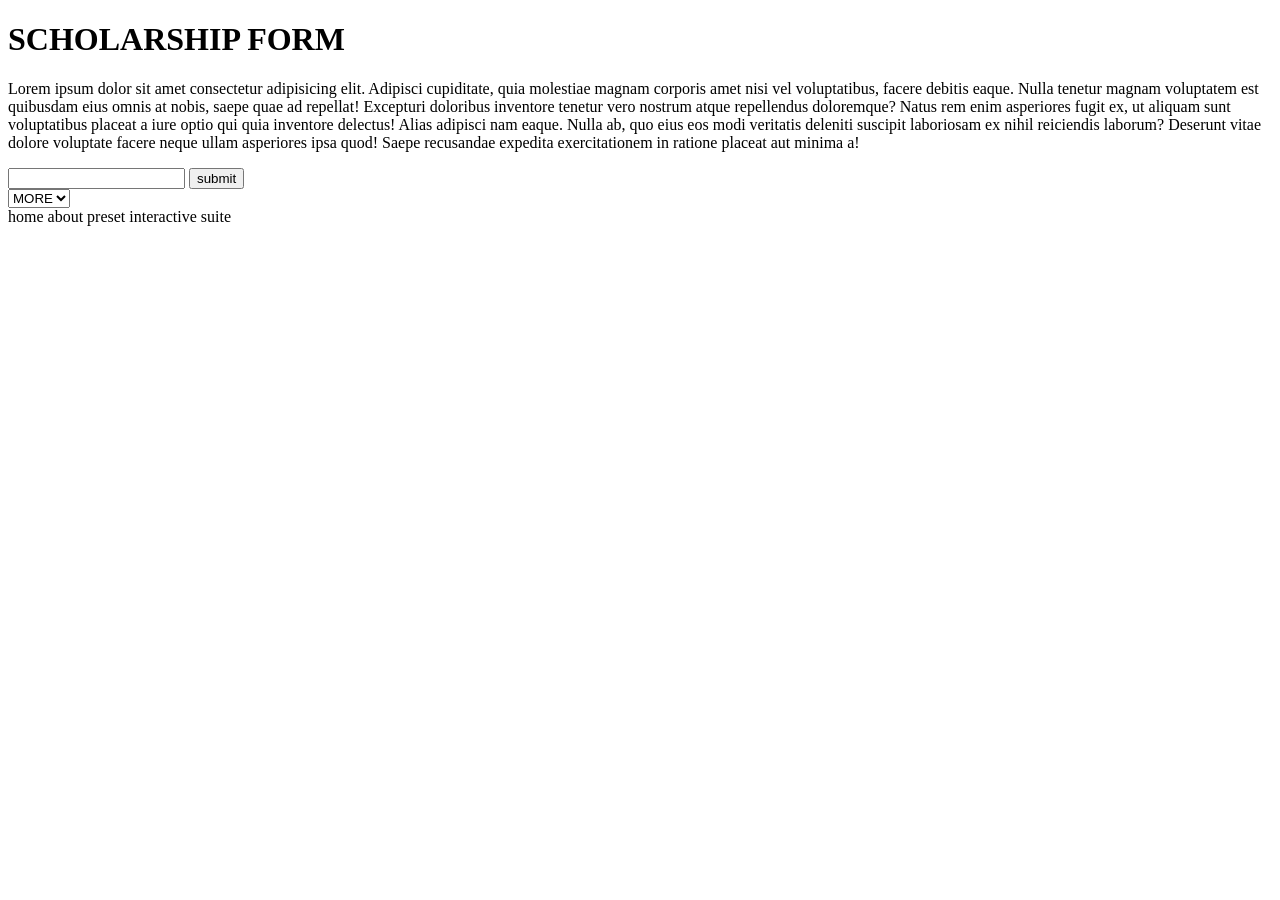
<file: index.html>
<!DOCTYPE html>
<html lang="en">
<head>
    <meta charset="UTF-8">
    <meta name="viewport" content="width=device-width, initial-scale=1.0">
    <title>Document</title>
</head>
<body>
    <H1>SCHOLARSHIP FORM</H1>
<p>Lorem ipsum dolor sit amet consectetur adipisicing elit. Adipisci cupiditate, quia molestiae magnam corporis amet nisi vel voluptatibus, facere debitis eaque. Nulla tenetur magnam voluptatem est quibusdam eius omnis at nobis, saepe quae ad repellat! Excepturi doloribus inventore tenetur vero nostrum atque repellendus doloremque? Natus rem enim asperiores fugit ex, ut aliquam sunt voluptatibus placeat a iure optio qui quia inventore delectus! Alias adipisci nam eaque. Nulla ab, quo eius eos modi veritatis deleniti suscipit laboriosam ex nihil reiciendis laborum? Deserunt vitae dolore voluptate facere neque ullam asperiores ipsa quod! Saepe recusandae expedita exercitationem in ratione placeat aut minima a!</p>
    <form action="" method="get">
    <label for="">
        <input type="enter your name">
    </label>
    <button>submit</button>
</form>
<select name="" id="">
    <option value="">MORE </option>
</select>
<nav>home about preset interactive suite</nav>


</body>
</html>
</file>
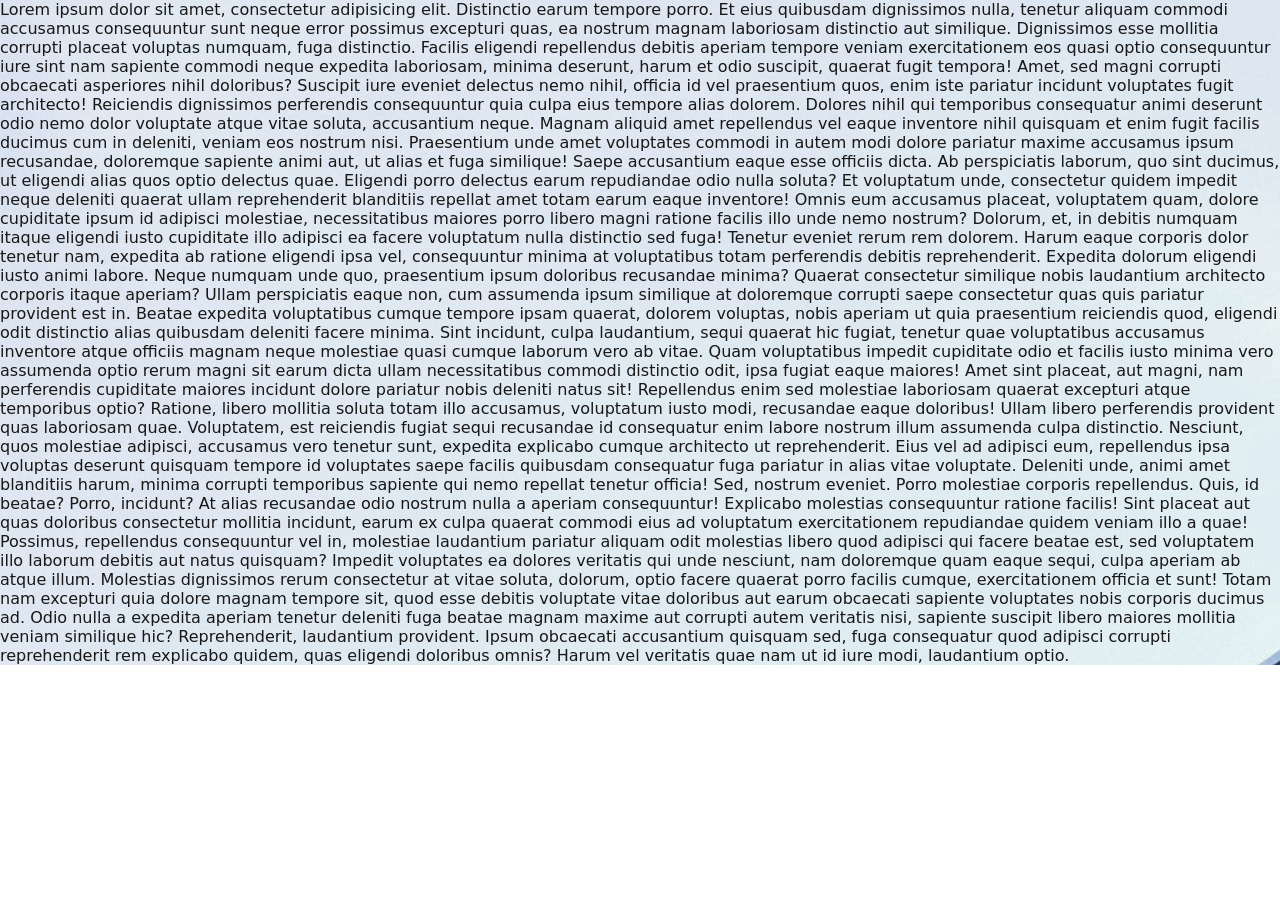
<file: aboutus.html>
<!DOCTYPE html>
<html lang="en">

<head>
    <meta charset="UTF-8">
    <meta name="viewport" content="width=device-width, initial-scale=1.0">
    <title>Document</title>
    <link rel="stylesheet" href="style.css">
</head>

<body>
    <p>Lorem ipsum dolor sit amet, consectetur adipisicing elit. Distinctio earum tempore porro. Et eius quibusdam
        dignissimos nulla, tenetur aliquam commodi accusamus consequuntur sunt neque error possimus excepturi quas, ea
        nostrum magnam laboriosam distinctio aut similique. Dignissimos esse mollitia corrupti placeat voluptas numquam,
        fuga distinctio. Facilis eligendi repellendus debitis aperiam tempore veniam exercitationem eos quasi optio
        consequuntur iure sint nam sapiente commodi neque expedita laboriosam, minima deserunt, harum et odio suscipit,
        quaerat fugit tempora! Amet, sed magni corrupti obcaecati asperiores nihil doloribus? Suscipit iure eveniet
        delectus nemo nihil, officia id vel praesentium quos, enim iste pariatur incidunt voluptates fugit architecto!
        Reiciendis dignissimos perferendis consequuntur quia culpa eius tempore alias dolorem. Dolores nihil qui
        temporibus consequatur animi deserunt odio nemo dolor voluptate atque vitae soluta, accusantium neque. Magnam
        aliquid amet repellendus vel eaque inventore nihil quisquam et enim fugit facilis ducimus cum in deleniti,
        veniam eos nostrum nisi. Praesentium unde amet voluptates commodi in autem modi dolore pariatur maxime accusamus
        ipsum recusandae, doloremque sapiente animi aut, ut alias et fuga similique! Saepe accusantium eaque esse
        officiis dicta. Ab perspiciatis laborum, quo sint ducimus, ut eligendi alias quos optio delectus quae. Eligendi
        porro delectus earum repudiandae odio nulla soluta? Et voluptatum unde, consectetur quidem impedit neque
        deleniti quaerat ullam reprehenderit blanditiis repellat amet totam earum eaque inventore! Omnis eum accusamus
        placeat, voluptatem quam, dolore cupiditate ipsum id adipisci molestiae, necessitatibus maiores porro libero
        magni ratione facilis illo unde nemo nostrum? Dolorum, et, in debitis numquam itaque eligendi iusto cupiditate
        illo adipisci ea facere voluptatum nulla distinctio sed fuga! Tenetur eveniet rerum rem dolorem. Harum eaque
        corporis dolor tenetur nam, expedita ab ratione eligendi ipsa vel, consequuntur minima at voluptatibus totam
        perferendis debitis reprehenderit. Expedita dolorum eligendi iusto animi labore. Neque numquam unde quo,
        praesentium ipsum doloribus recusandae minima? Quaerat consectetur similique nobis laudantium architecto
        corporis itaque aperiam? Ullam perspiciatis eaque non, cum assumenda ipsum similique at doloremque corrupti
        saepe consectetur quas quis pariatur provident est in. Beatae expedita voluptatibus cumque tempore ipsam
        quaerat, dolorem voluptas, nobis aperiam ut quia praesentium reiciendis quod, eligendi odit distinctio alias
        quibusdam deleniti facere minima. Sint incidunt, culpa laudantium, sequi quaerat hic fugiat, tenetur quae
        voluptatibus accusamus inventore atque officiis magnam neque molestiae quasi cumque laborum vero ab vitae. Quam
        voluptatibus impedit cupiditate odio et facilis iusto minima vero assumenda optio rerum magni sit earum dicta
        ullam necessitatibus commodi distinctio odit, ipsa fugiat eaque maiores! Amet sint placeat, aut magni, nam
        perferendis cupiditate maiores incidunt dolore pariatur nobis deleniti natus sit! Repellendus enim sed molestiae
        laboriosam quaerat excepturi atque temporibus optio? Ratione, libero mollitia soluta totam illo accusamus,
        voluptatum iusto modi, recusandae eaque doloribus! Ullam libero perferendis provident quas laboriosam quae.
        Voluptatem, est reiciendis fugiat sequi recusandae id consequatur enim labore nostrum illum assumenda culpa
        distinctio. Nesciunt, quos molestiae adipisci, accusamus vero tenetur sunt, expedita explicabo cumque architecto
        ut reprehenderit. Eius vel ad adipisci eum, repellendus ipsa voluptas deserunt quisquam tempore id voluptates
        saepe facilis quibusdam consequatur fuga pariatur in alias vitae voluptate. Deleniti unde, animi amet blanditiis
        harum, minima corrupti temporibus sapiente qui nemo repellat tenetur officia! Sed, nostrum eveniet. Porro
        molestiae corporis repellendus. Quis, id beatae? Porro, incidunt? At alias recusandae odio nostrum nulla a
        aperiam consequuntur! Explicabo molestias consequuntur ratione facilis! Sint placeat aut quas doloribus
        consectetur mollitia incidunt, earum ex culpa quaerat commodi eius ad voluptatum exercitationem repudiandae
        quidem veniam illo a quae! Possimus, repellendus consequuntur vel in, molestiae laudantium pariatur aliquam odit
        molestias libero quod adipisci qui facere beatae est, sed voluptatem illo laborum debitis aut natus quisquam?
        Impedit voluptates ea dolores veritatis qui unde nesciunt, nam doloremque quam eaque sequi, culpa aperiam ab
        atque illum. Molestias dignissimos rerum consectetur at vitae soluta, dolorum, optio facere quaerat porro
        facilis cumque, exercitationem officia et sunt! Totam nam excepturi quia dolore magnam tempore sit, quod esse
        debitis voluptate vitae doloribus aut earum obcaecati sapiente voluptates nobis corporis ducimus ad. Odio nulla
        a expedita aperiam tenetur deleniti fuga beatae magnam maxime aut corrupti autem veritatis nisi, sapiente
        suscipit libero maiores mollitia veniam similique hic? Reprehenderit, laudantium provident. Ipsum obcaecati
        accusantium quisquam sed, fuga consequatur quod adipisci corrupti reprehenderit rem explicabo quidem, quas
        eligendi doloribus omnis? Harum vel veritatis quae nam ut id iure modi, laudantium optio.</p>
</body>

</html>
</file>
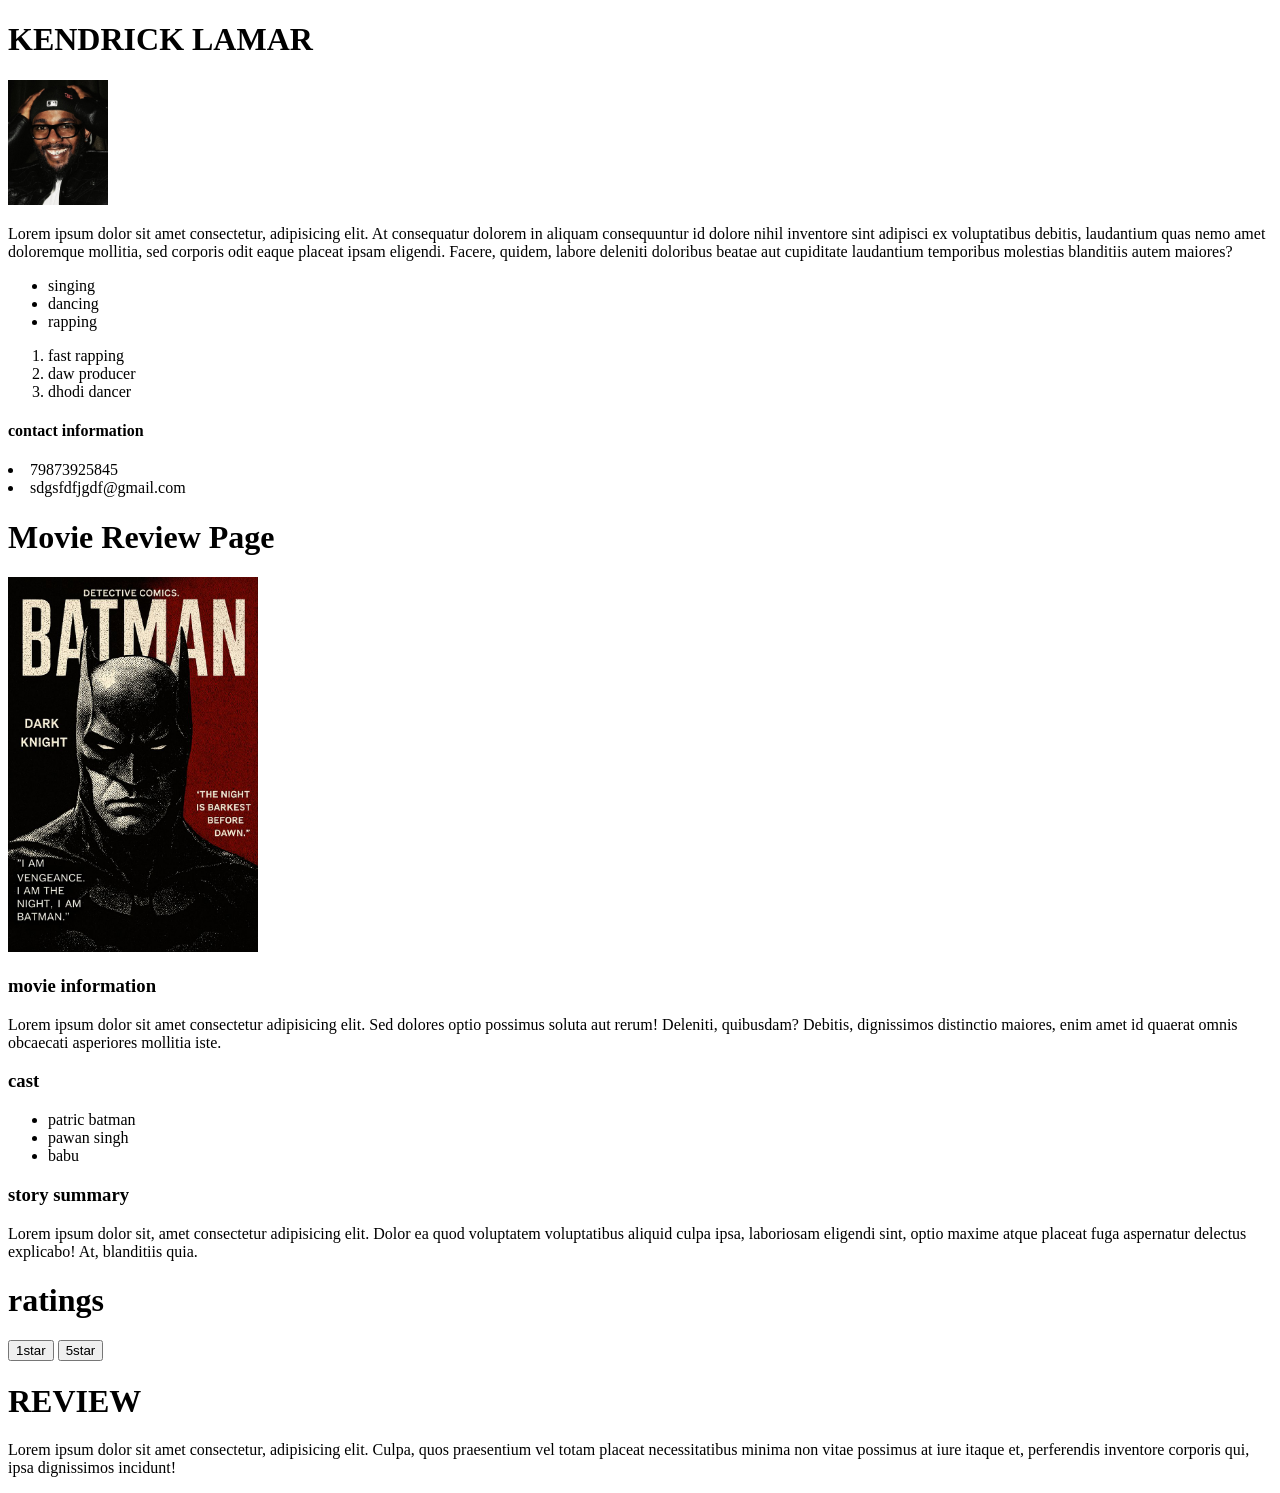
<file: day 3 .html>
<!DOCTYPE html>
<html lang="en">
<head>
    <meta charset="UTF-8">
    <meta name="viewport" content="width=device-width, initial-scale=1.0">
    <title>Demo website</title>
</head>

    <h1>KENDRICK LAMAR</h1>
    <img width=100px src="cdfd6bcd4f34c210920300a1f8824f80.jpg" alt="image not found">
    <p>Lorem ipsum dolor sit amet consectetur, adipisicing elit. At consequatur dolorem in aliquam consequuntur id dolore nihil inventore sint adipisci ex voluptatibus debitis, laudantium quas nemo amet doloremque mollitia, sed corporis odit eaque placeat ipsam eligendi. Facere, quidem, labore deleniti doloribus beatae aut cupiditate laudantium temporibus molestias blanditiis autem maiores?</p>
    <ul>
        <li>singing</li>
        <li>dancing</li>
        <li>rapping</li>
    </ul>
    <ol>
        <li>fast rapping</li>
        <li>daw producer</li>
        <li>dhodi dancer</li>
    </ol>
    <h4>contact information</h4>
    <li>79873925845</li>
    <li>sdgsfdfjgdf@gmail.com</li>

    <h1>Movie Review Page</h1>
    <img width=250px src="8de61d84f7aa4b8acc457da7eac4d170.jpg" alt="image not found"><br>
    
    <h3> movie information </h3>
    <p>Lorem ipsum dolor sit amet consectetur adipisicing elit. Sed dolores optio possimus soluta aut rerum! Deleniti, quibusdam? Debitis, dignissimos distinctio maiores, enim amet id quaerat omnis obcaecati asperiores mollitia iste.</p>

    <h3>cast</h3>
    <ul>
        <li>patric batman</li>
        <li>pawan singh</li>
        <li>babu </li>
    
    </ul>
    <h3>story summary</h3>
    <p>Lorem ipsum dolor sit, amet consectetur adipisicing elit. Dolor ea quod voluptatem voluptatibus aliquid culpa ipsa, laboriosam eligendi sint, optio maxime atque placeat fuga aspernatur delectus explicabo! At, blanditiis quia.</p>

    <h1>ratings</h1>
    <button>1star</button>
    <button>5star</button>

    <h1>REVIEW</h1>

    <P>Lorem ipsum dolor sit amet consectetur, adipisicing elit. Culpa, quos praesentium vel totam placeat necessitatibus minima non vitae possimus at iure itaque et, perferendis inventore corporis qui, ipsa dignissimos incidunt!</P>




</body>
</html>
</file>
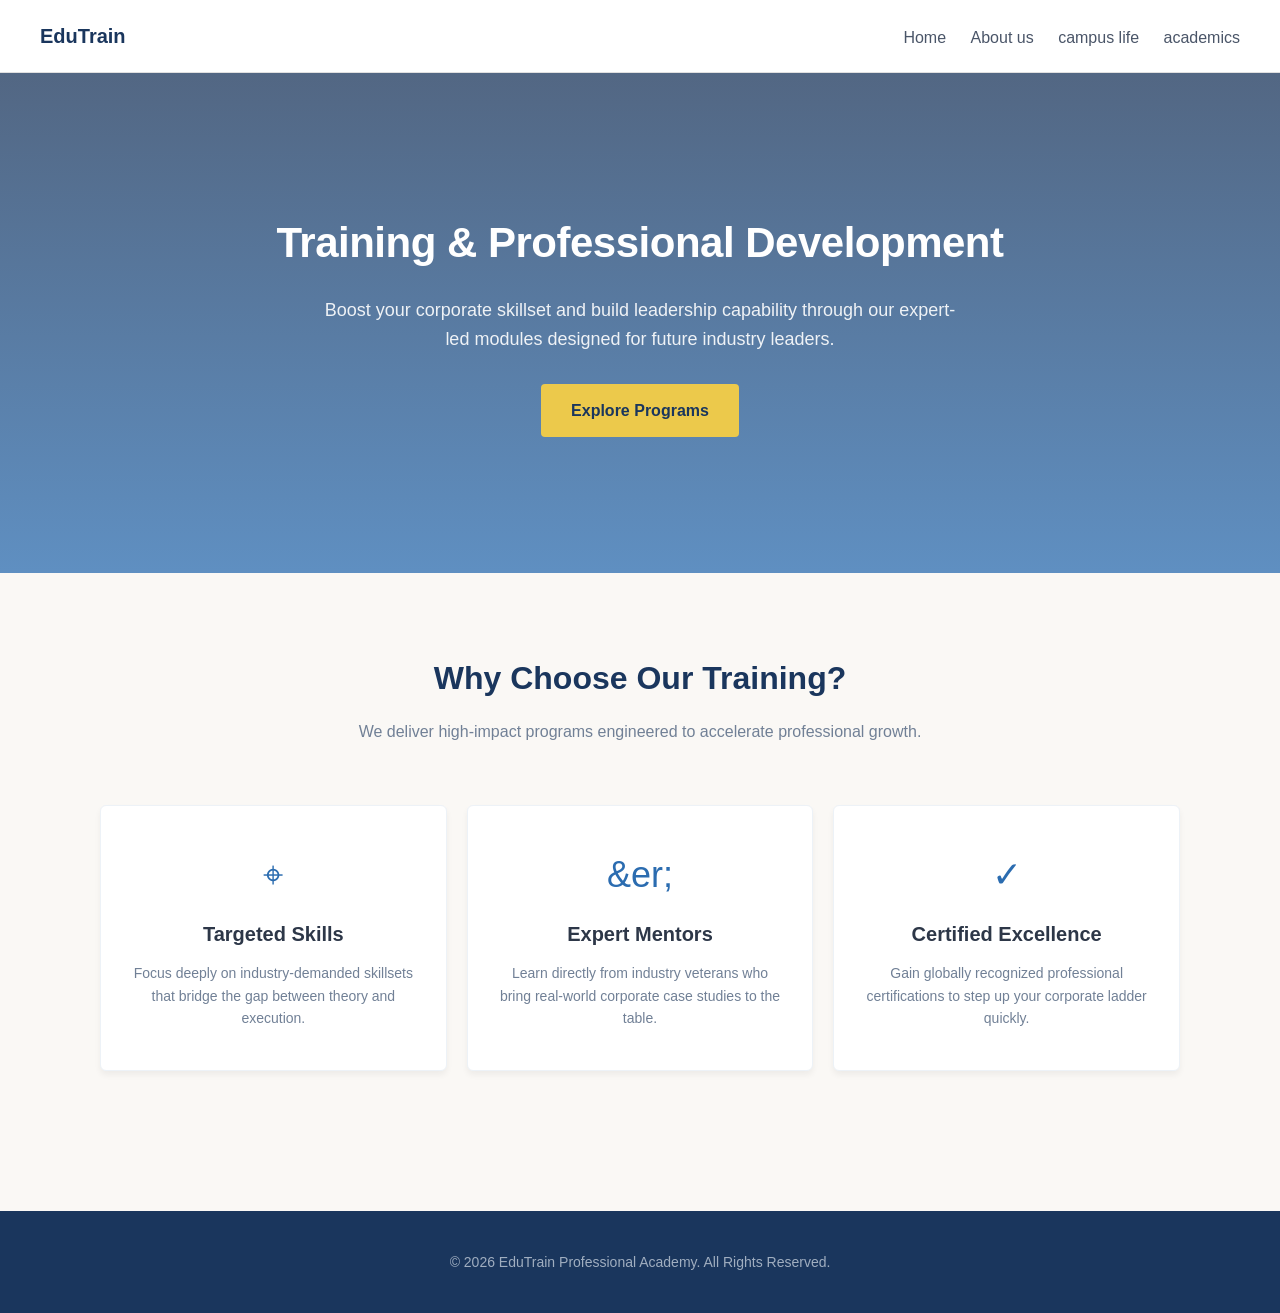
<file: day 5 .html>
<!DOCTYPE html>
<html lang="en">
<head>
    <meta charset="UTF-8">
    <meta name="viewport" content="width=device-width, initial-scale=1.0">
    <title>Training & Professional Development</title>
    <link rel="stylesheet" href="day 5.css">
</head>
<body>

    <!-- Header / Navigation Bar -->
    <header class="navbar">
        <div class="logo">EduTrain</div>
        <nav class="nav-links">
            <a href="home.html">Home</a>
            <a href="aboutus.html">About us</a>
            <a href="campuslife.html">campus life</a>
            <a href="academics.html">academics</a>
        </nav>
    </header>

    <!-- Hero Section (Background Image Overlay Pattern) -->
    <section class="hero-section">
        <div class="hero-content">
            <h1>Training & Professional Development</h1>
            <p>Boost your corporate skillset and build leadership capability through our expert-led modules designed for future industry leaders.</p>
            <a href="#" class="btn-primary">Explore Programs</a>
        </div>
    </section>

    <!-- Content Section / Features -->
    <section class="features-section">
        <div class="section-title">
            <h2>Why Choose Our Training?</h2>
            <p>We deliver high-impact programs engineered to accelerate professional growth.</p>
        </div>
        
        <!-- Table layout simulation for robust column handling -->
        <div class="grid-table">
            <div class="grid-row">
                <div class="card">
                    <span class="card-icon">&target;</span>
                    <h3>Targeted Skills</h3>
                    <p>Focus deeply on industry-demanded skillsets that bridge the gap between theory and execution.</p>
                </div>
                <div class="card">
                    <span class="card-icon">&amper;</span>
                    <h3>Expert Mentors</h3>
                    <p>Learn directly from industry veterans who bring real-world corporate case studies to the table.</p>
                </div>
                <div class="card">
                    <span class="card-icon">&check;</span>
                    <h3>Certified Excellence</h3>
                    <p>Gain globally recognized professional certifications to step up your corporate ladder quickly.</p>
                </div>
            </div>
        </div>
    </section>

    <!-- Footer -->
    <footer>
        <p>&copy; 2026 EduTrain Professional Academy. All Rights Reserved.</p>
    </footer>

</body>
</html>
</file>
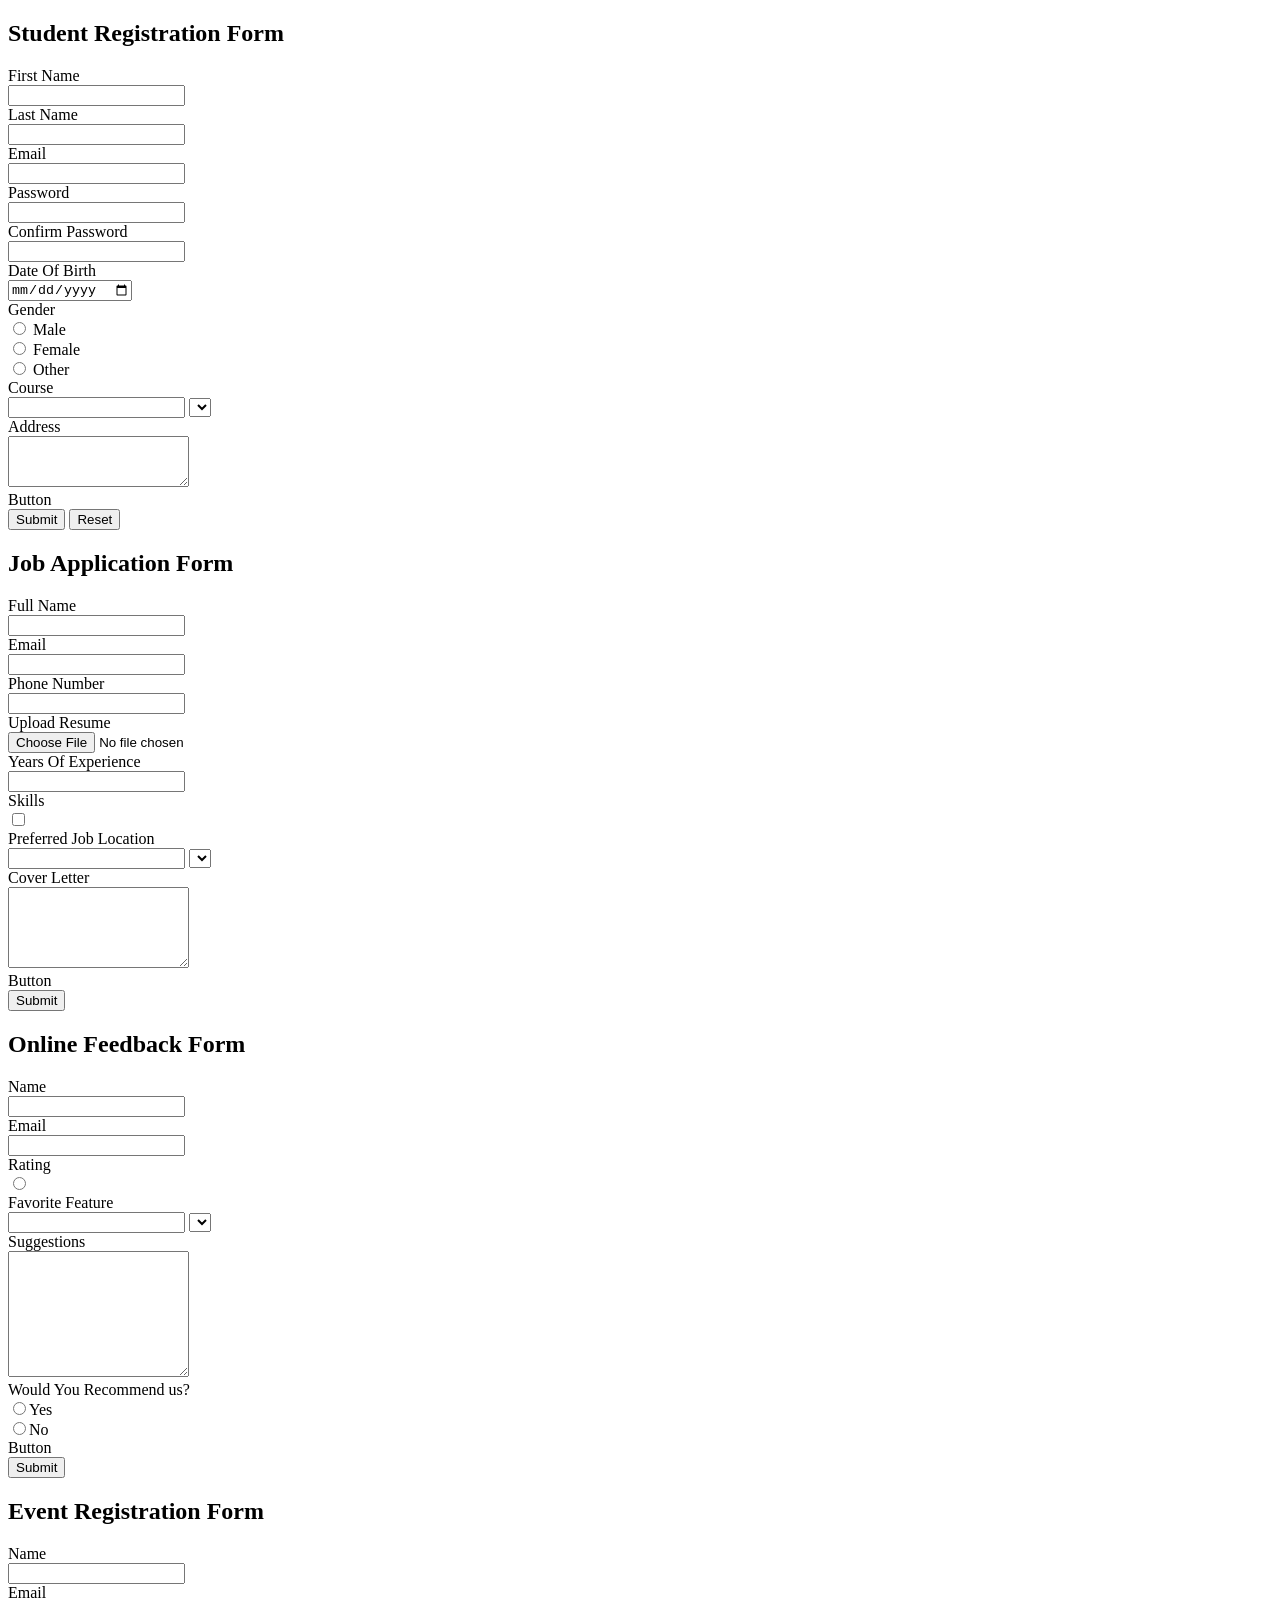
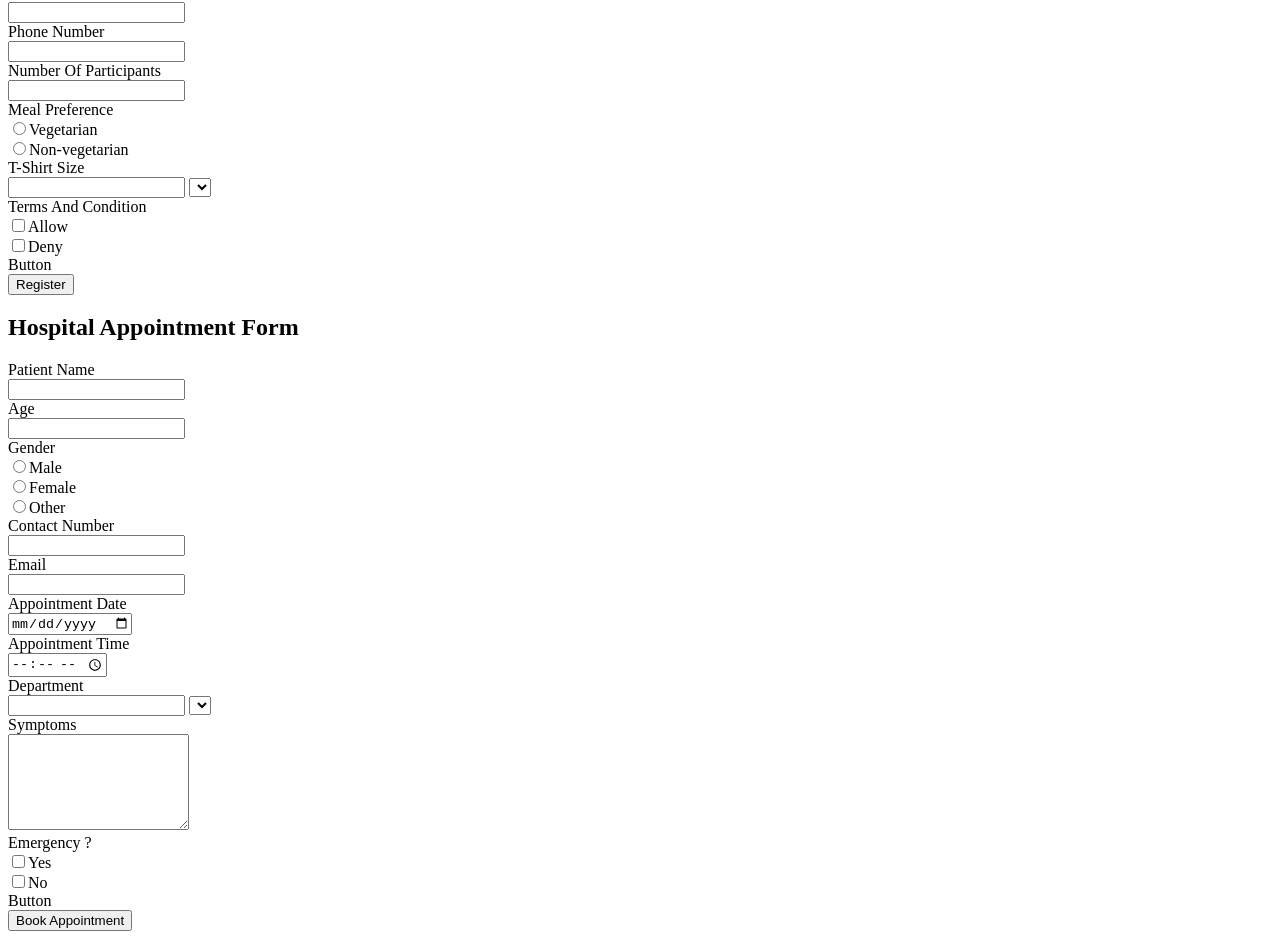
<file: Task1.html>
<!DOCTYPE html>
<html lang="en">
<head>
    <meta charset="UTF-8">
    <meta name="viewport" content="width=device-width, initial-scale=1.0">
    <title>Document</title>
</head>
<body>
    <form >
        <h2>Student Registration Form </h2>

        <label >First Name </label><br>
        <input type="text"> <br>

        <label > Last Name</label><br>
        <input type="text"> <br>

        <label > Email </label><br>
        <input type="text"><br>

        <label > Password </label><br>
        <input type="text"><br>

        <label > Confirm Password </label><br>
        <input type="text"><br>

        <label > Date Of Birth</label><br>
        <input type="date"><br>

        <label > Gender</label><br>
        <div class ="radio-group">
            <input type="radio"> Male <br>
            <input type="radio"> Female <br>
            <input type="radio"> Other <br>
        </div>

        <label > Course </label><br>
        <input type="text">
        <select >
            <option value="select course"></option></Br>
        </select><br>

        <label >Address</label><br>
        <textarea rows ="3" id=""></textarea><br>

        <label > Button </label><br>
        <button type="submit">Submit</button>
        <button type="reset">Reset</button>

        
    </form>



    <form >
        <h2>Job Application Form </h2>

        <label >Full Name </label><br>
        <input type="text"><br>

        <label >Email </label><br>
        <input type="text"><br>

        <label >Phone Number</label><br>
        <input type="text"><br>

        <label >Upload Resume </label><br>
        <input type="file"><br>
        
        <label >Years Of Experience </label><br>
        <input type="number"><br>

        <label >Skills </label><br>
        <input type="checkbox"><br>

        <label >Preferred Job Location </label><br>
        <input type="text">
        <select >
            <option value="Select Location"></option>
        </select><br>

        <label >Cover Letter</label><br>
        <textarea rows="5" id=""></textarea><br>

        <label > Button</label><br>
        <button type="submit">Submit</button>
    </form>


    <form >
        <h2>Online Feedback Form</h2>

        <label >Name</label><br>
        <input type="text"><br>

        <label >Email</label><br>
        <input type="text"><br>

        <label >Rating</label><br>
        <input type="radio"><br>

        <label >Favorite Feature</label><br>
        <input type="text">
        <select >
            <option value="select feature"></option>
        </select><br>

        <label >Suggestions</label><br>
        <textarea rows="8" id=""></textarea><br>

        <label> Would You Recommend us?</label><br>
        <input type="radio">Yes <br>
        <input type="radio">No <br>

        <label >Button</label><br>
        <button type="submit">Submit</button>
    </form >


    <form>
        <h2>Event Registration Form </h2>

        <label >Name</label><br>
        <input type="text"><br>

        <label >Email</label><br>
        <input type="text"><br>

        <label >Phone Number</label><br>
        <input type="text"><br>

        <label >Number Of Participants</label><br>
        <input type="number"><br>

        <label >Meal Preference</label><br>
        <input type="radio">Vegetarian <br>
        <input type="radio">Non-vegetarian <br>

        <label >T-Shirt Size</label><br>
        <input type="text">
        <select name="select size" id=""></select><br>

        <label >Terms And Condition</label><br>
        <input type="checkbox">Allow <br>
        <input type="checkbox">Deny <br>

        <label >Button</label><br>
        <button type="register">Register</button><br>

    </form>



    <form >
        <h2>Hospital Appointment Form</h2>

        <label >Patient Name</label><br>
        <input type="text"><br>

        <label >Age</label><br>
        <input type="text"><br>

        <label >Gender</label><br>
        <input type="radio">Male <br>
        <input type="radio">Female <br>
        <input type="radio">Other <br>

        <label >Contact Number</label><br>
        <input type="text"><br>

        <label >Email</label><br>
        <input type="text"><br>

        <label >Appointment Date</label><br>
        <input type="date"><br>

        <label >Appointment Time</label><br>
        <input type="time"><br>

        <label >Department</label><br>
        <input type="text">
        <select name="select department" id=""></select><br>

        <label>Symptoms</label><br>
        <textarea rows="6" id=""></textarea><br>

        <label >Emergency ?</label><br>
        <input type="checkbox">Yes <br>
        <input type="checkbox">No <br>

        <label >Button</label><br>
        <button type="submit">Book Appointment</button><br>
    </form>
</body>
</html>
</file>
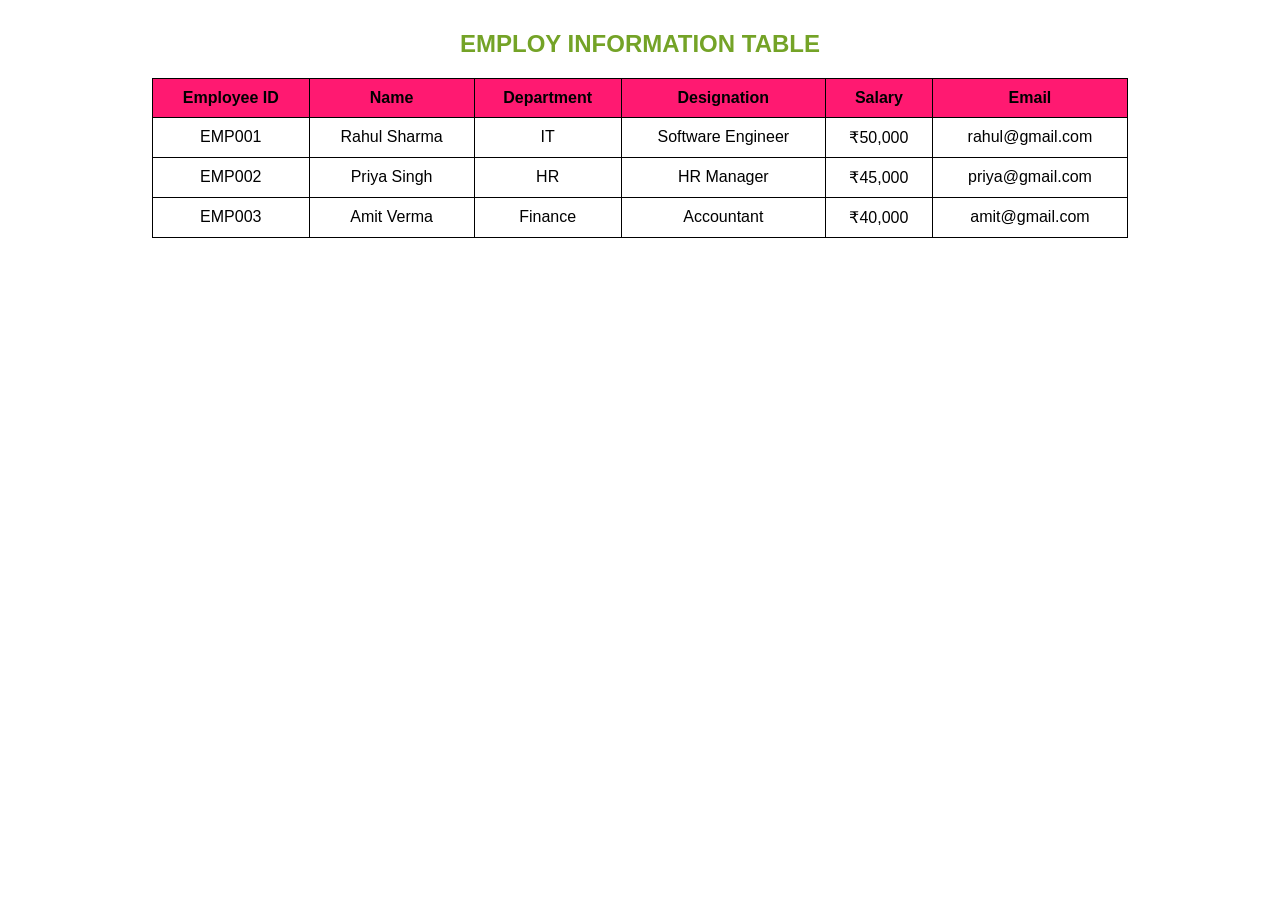
<file: Task3.html>
<!DOCTYPE html>
<html>
<head>
    <title>Employee Information Table</title>
    <style>
        body {
            font-family: Arial, sans-serif;
            margin: 30px;
        }

        h2 {
            text-align: center;
            color: rgb(116, 163, 39);
        }

        table {
            width: 80%;
            margin: auto;
            border-collapse:collapse ;
        }

        th, td {
            border: 1px solid black;
            padding: 10px;
            text-align: center;
        }

        th {
            background-color: rgb(255, 25, 113);
        }
    </style>
</head>
<body>

    <h2>EMPLOY INFORMATION TABLE</h2>

    <table>
        <tr>
            <th>Employee ID</th>
            <th>Name</th>
            <th>Department</th>
            <th>Designation</th>
            <th>Salary</th>
            <th>Email</th>
        </tr>

        <tr>
            <td>EMP001</td>
            <td>Rahul Sharma</td>
            <td>IT</td>
            <td>Software Engineer</td>
            <td>₹50,000</td>
            <td>rahul@gmail.com</td>
        </tr>

        <tr>
            <td>EMP002</td>
            <td>Priya Singh</td>
            <td>HR</td>
            <td>HR Manager</td>
            <td>₹45,000</td>
            <td>priya@gmail.com</td>
        </tr>

        <tr>
            <td>EMP003</td>
            <td>Amit Verma</td>
            <td>Finance</td>
            <td>Accountant</td>
            <td>₹40,000</td>
            <td>amit@gmail.com</td>
        </tr>
    </table>



</body>
</html>
</file>
<file: style.css>
div{
    height: 60px;
    background-color: rgb(6, 6, 71);
    text-align: left;
    padding-top: 1px;
    padding-left: 20px;
    font-family: system-ui, -apple-system, BlinkMacSystemFont, 'Segoe UI', Roboto, Oxygen, Ubuntu, Cantarell, 'Open Sans', 'Helvetica Neue', sans-serif;
    color: rgb(242, 248, 248);


}
/* Reset basic margins and set a clean font */
* {
    margin: 0;
    padding: 0;
    box-sizing: border-box;
    font-family: system-ui, -apple-system, BlinkMacSystemFont, sans-serif;
}

/* 1. Top Bar (Matches your dark blue theme) */
.top-info-bar {
    background-color: #000033;
    color: #f2f8f8;
    text-align: center;
    padding: 10px;
    font-size: 14px;
    font-weight: bold;
    border-bottom: 1px solid rgba(255, 255, 255, 0.1);
}

/* 2. Main Navbar Container */
.navbar {
    background-color: #000033; /* Keeps the matching dark blue background */
    display: flex;
    justify-content: space-between; /* Pushes Logo to left, Links to right */
    align-items: center;            /* Centers items vertically */
    padding: 15px 40px;             /* Adds breathing room inside the navbar */
}

/* Logo styling */
.navbar .logo h2 {
    color: #ffffff;
    font-size: 24px;
    letter-spacing: 1px;
}

/* 3. Navigation Links (The Flex Magic) */
.nav-links {
    display: flex;          /* Turns the vertical list into a horizontal row */
    list-style: none;       /* Completely removes the white/blue bullet points */
    gap: 30px;              /* Creates perfect, equal spacing between each link */
}

/* 4. Link Styling & Hover Effects */
.nav-links a {
    color: #f2f8f8;         /* Uses the off-white color from your original code */
    text-decoration: none;  /* Removes the default underline */
    font-size: 16px;
    font-weight: 500;
    text-transform: capitalize; /* Capitalizes the first letter automatically */
    transition: color 0.3s ease; /* Makes the hover effect smooth */
}

/* Changes link color when you hover over it */
.nav-links a:hover {
    color: #4da6ff;         /* Light blue highlight on hover */
}
img{
    width: 100%;
    height: 100%;
}
p{
    background-image:url(pexels-davegarcia-31085769.jpg);
    color: #181717;
    width: 100%;
    height: 100%;
}
</file>
<file: day 5.css>
/* Reset and Base Styles */
* {
    box-sizing: border-box;
    margin: 0;
    padding: 0;
}

body {
    font-family: 'Helvetica Neue', Arial, sans-serif;
    color: #333333;
    background-color: #faf8f5;
    line-height: 1.6;
}

/* Navbar Styling */
.navbar {
    background-color: #ffffff;
    padding: 20px 40px;
    border-bottom: 1px solid #e0e0e0;
}

.logo {
    display: inline-block;
    font-size: 20px;
    font-weight: bold;
    color: #1a365d;
}

.nav-links {
    float: right;
    margin-top: 5px;
}

.nav-links a {
    text-decoration: none;
    color: #4a5568;
    margin-left: 20px;
    font-weight: 500;
}

.nav-links a:hover {
    color: #2b6cb0;
}

/* Hero Section with Clean Text Visibility Overlay */
.hero-section {
    position: relative;
    width: 100%;
    min-height: 500px;
    /* READABILITY TRICK: Multi-layered background combining 60% dark overlay and image */
    background-image: 
        linear-gradient(rgba(26, 54, 93, 0.75), rgba(43, 108, 176, 0.75)), 
        url('https://images.unsplash.com/photo-1524178232363-1fb2b075b655?q=80&w=1600&auto=format&fit=crop');
    background-size: cover;
    background-position: center;
    background-repeat: no-repeat;
    
    /* Centering the content text block inside hero */
    display: table;
}

.hero-content {
    display: table-cell;
    vertical-align: middle;
    text-align: center;
    padding: 80px 20px;
    color: #ffffff;
}

.hero-content h1 {
    font-size: 42px;
    font-weight: 700;
    margin-bottom: 20px;
    letter-spacing: -0.5px;
}

.hero-content p {
    font-size: 18px;
    max-width: 650px;
    margin: 0 auto 30px auto;
    opacity: 0.9;
}

/* Buttons */
.btn-primary {
    display: inline-block;
    background-color: #ecc94b; /* Vibrant Nicepage Gold/Yellow Accent */
    color: #1a365d;
    text-decoration: none;
    padding: 14px 30px;
    font-size: 16px;
    font-weight: bold;
    border-radius: 4px;
    transition: background 0.2s ease;
}

.btn-primary:hover {
    background-color: #d69e2e;
}

/* Features/Grid Section */
.features-section {
    padding: 80px 40px;
    max-width: 1200px;
    margin: 0 auto;
}

.section-title {
    text-align: center;
    margin-bottom: 60px;
}

.section-title h2 {
    font-size: 32px;
    color: #1a365d;
    margin-bottom: 15px;
}

.section-title p {
    color: #718096;
    font-size: 16px;
}

/* Robust Layout Structure without using Flex/Grid blocks directly */
.grid-table {
    display: table;
    width: 100%;
    table-layout: fixed;
    border-collapse: separate;
    border-spacing: 20px 0;
}

.grid-row {
    display: table-row;
}

.card {
    display: table-cell;
    background: #ffffff;
    padding: 40px 30px;
    border-radius: 6px;
    text-align: center;
    vertical-align: top;
    box-shadow: 0 4px 6px rgba(0,0,0,0.05);
    border: 1px solid #edf2f7;
}

.card-icon {
    display: block;
    font-size: 36px;
    color: #2b6cb0;
    margin-bottom: 15px;
}

.card h3 {
    font-size: 20px;
    color: #2d3748;
    margin-bottom: 12px;
}

.card p {
    font-size: 14px;
    color: #718096;
}

/* Footer styling */
footer {
    background-color: #1a365d;
    color: #a0aec0;
    text-align: center;
    padding: 40px 20px;
    font-size: 14px;
    margin-top: 60px;
}
</file>
